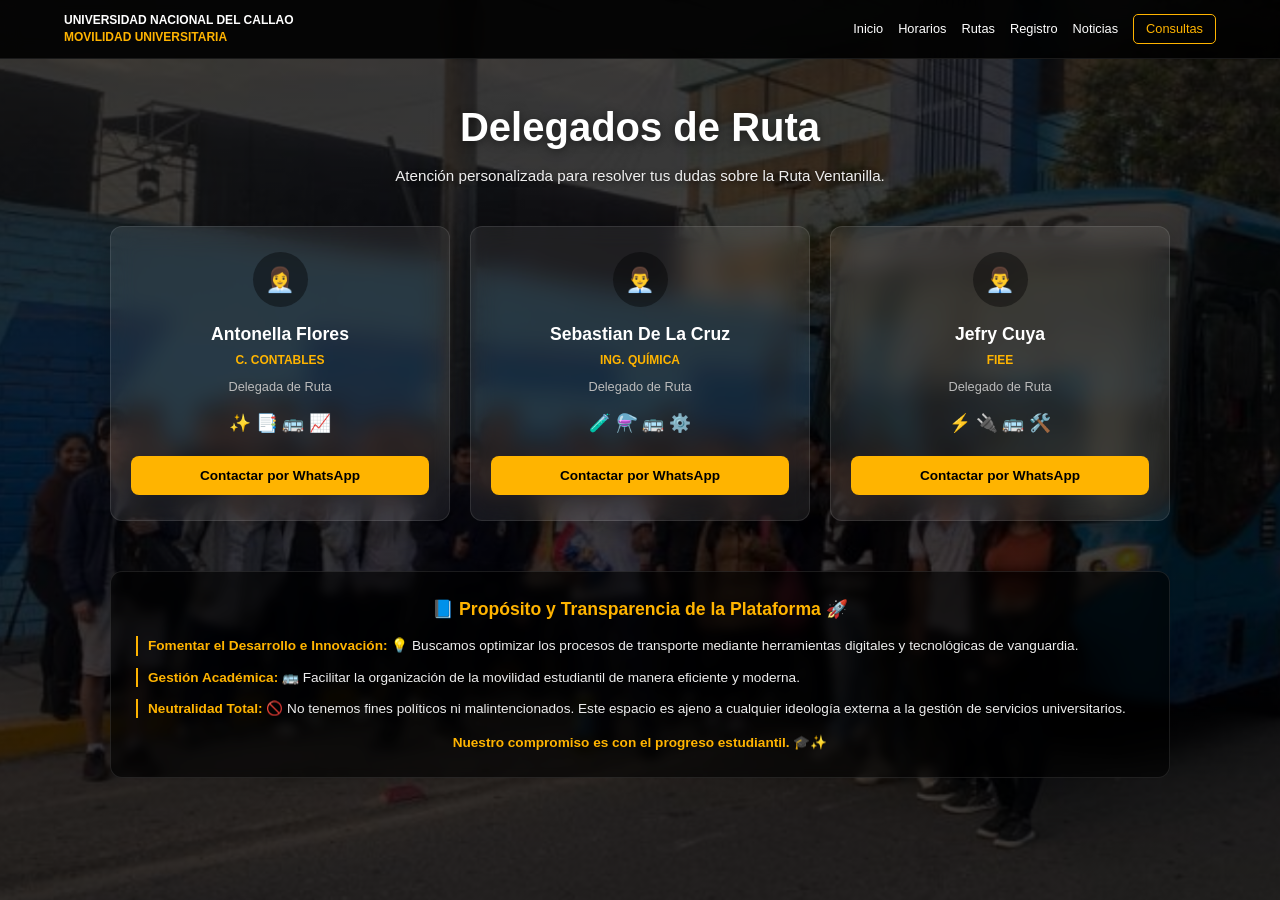
<file: consultas.html>
<!DOCTYPE html>
<html lang="es">
<head>
    <meta charset="UTF-8">
    <meta name="viewport" content="width=device-width, initial-scale=1.0">
    <title>Contacto - Movilidad UNAC</title>
    <style>
        /* RESET Y BASE */
        * { box-sizing: border-box; margin: 0; padding: 0; }
        body {
            background-color: #000;
            color: #fff;
            font-family: 'Segoe UI', Tahoma, Geneva, Verdana, sans-serif;
            min-height: 100vh;
            line-height: 1.4;
            overflow-x: hidden;

            /* CONFIGURACIÓN DE IMAGEN DE FONDO */
            background: linear-gradient(rgba(0, 0, 0, 0.75), rgba(0, 0, 0, 0.75)), 
                        url('Azul Viaje Ofertas y Descuentos Sitio Web (2).png'); 
            background-size: cover;
            background-position: center;
            background-attachment: fixed;
        }

        /* --- NAVBAR --- */
        .navbar {
            width: 100%;
            display: flex;
            justify-content: space-between;
            align-items: center;
            padding: 12px 5%;
            background: rgba(0, 0, 0, 0.9);
            backdrop-filter: blur(10px);
            border-bottom: 1px solid #1a1a1a;
            position: sticky;
            top: 0;
            z-index: 1000;
        }
        .logo-container { text-align: left; }
        .logo-top { color: #fff; font-weight: bold; font-size: 0.75rem; }
        .logo-bottom { color: #ffb400; font-weight: bold; font-size: 0.75rem; }
        
        .menu { display: flex; align-items: center; gap: 15px; }
        .menu a { color: #fff; text-decoration: none; font-size: 0.8rem; font-weight: 500; transition: 0.3s; }
        .menu a:hover { color: #ffb400; }
        .menu a.active { color: #ffb400; border: 1px solid #ffb400; padding: 5px 12px; border-radius: 5px; }

        .main-container { max-width: 1100px; margin: 0 auto; padding: 40px 20px; }

        /* --- ANIMACIONES --- */
        @keyframes fadeInDown {
            from { opacity: 0; transform: translateY(-20px); }
            to { opacity: 1; transform: translateY(0); }
        }
        @keyframes fadeInUp {
            from { opacity: 0; transform: translateY(30px); }
            to { opacity: 1; transform: translateY(0); }
        }

        .hero-header {
            text-align: center;
            margin-bottom: 40px;
            animation: fadeInDown 0.8s ease-out;
        }
        .hero-header h1 { font-size: 2.5rem; font-weight: 800; margin-bottom: 10px; text-shadow: 0 2px 10px rgba(0,0,0,0.5); }
        .hero-header .desc { color: #eee; max-width: 500px; margin: 0 auto; font-size: 0.95rem; text-shadow: 0 1px 5px rgba(0,0,0,0.5); }

        /* --- GRID DE CONTACTOS --- */
        .contact-grid {
            display: grid;
            grid-template-columns: repeat(3, 1fr); 
            gap: 20px;
            margin-bottom: 50px;
        }

        /* EFECTO GLASSMORPHISM EN TARJETAS */
        .contact-card {
            background: rgba(255, 255, 255, 0.07);
            backdrop-filter: blur(12px);
            border: 1px solid rgba(255, 255, 255, 0.1);
            border-radius: 12px;
            padding: 25px 20px;
            text-align: center;
            opacity: 0; 
            animation: fadeInUp 0.8s ease-out forwards;
            transition: all 0.3s ease;
            box-shadow: 0 8px 32px rgba(0, 0, 0, 0.3);
        }
        .contact-card:hover { 
            transform: translateY(-8px); 
            border-color: #ffb400; 
            background: rgba(255, 255, 255, 0.12);
        }

        .card-1 { animation-delay: 0.2s; }
        .card-2 { animation-delay: 0.4s; }
        .card-3 { animation-delay: 0.6s; }

        .icon-wrap { width: 55px; height: 55px; background: rgba(0,0,0,0.4); border-radius: 50%; display: flex; align-items: center; justify-content: center; margin: 0 auto 15px; font-size: 1.5rem; }
        .contact-name { font-size: 1.1rem; font-weight: bold; margin-bottom: 5px; }
        .contact-faculty { color: #ffb400; font-size: 0.75rem; font-weight: bold; text-transform: uppercase; margin-bottom: 10px; }
        .contact-role { color: #bbb; font-size: 0.8rem; margin-bottom: 15px; }
        .contact-emojis { font-size: 1.1rem; margin-bottom: 20px; }

        .btn-whatsapp {
            display: block;
            background: #ffb400;
            color: #000;
            text-decoration: none;
            padding: 10px;
            border-radius: 8px;
            font-weight: bold;
            font-size: 0.85rem;
            transition: 0.3s;
        }
        .btn-whatsapp:hover { background: #fff; transform: scale(1.05); }

        /* --- SECCIÓN TRANSPARENCIA --- */
        .transparency-section {
            background: rgba(0, 0, 0, 0.6);
            backdrop-filter: blur(5px);
            border: 1px solid rgba(255, 255, 255, 0.1);
            border-radius: 12px;
            padding: 25px;
            margin-top: 40px;
            opacity: 0;
            animation: fadeInUp 0.8s ease-out forwards;
            animation-delay: 0.8s;
        }
        .transparency-title { font-size: 1.1rem; margin-bottom: 15px; font-weight: bold; color: #ffb400; text-align: center; }
        .transparency-item { margin-bottom: 12px; padding-left: 10px; border-left: 2px solid #ffb400; font-size: 0.85rem; color: #eee; }
        .transparency-item b { color: #ffb400; }

        /* --- VISTA MÓVIL --- */
        @media (max-width: 768px) {
            .contact-grid { grid-template-columns: 1fr; justify-items: center; }
            .contact-card { width: 100%; max-width: 320px; }
            .navbar { flex-direction: column; gap: 10px; padding: 15px; }
            .hero-header h1 { font-size: 1.8rem; }
        }
    </style>
</head>
<body>

    <nav class="navbar">
        <div class="logo-container">
            <div class="logo-top">UNIVERSIDAD NACIONAL DEL CALLAO</div>
            <div class="logo-bottom">MOVILIDAD UNIVERSITARIA</div>
        </div>
        <div class="menu">
            <a href="index.html">Inicio</a>
            <a href="horarios.html">Horarios</a>
            <a href="rutas.html">Rutas</a>
            <a href="registro.html">Registro</a>
            <a href="noticias.html">Noticias</a>
            <a href="consultas.html" class="active">Consultas</a>
        </div>
    </nav>

    <div class="main-container">
        <header class="hero-header">
            <h1>Delegados de Ruta</h1>
            <p class="desc">Atención personalizada para resolver tus dudas sobre la Ruta Ventanilla.</p>
        </header>

        <div class="contact-grid">
            <div class="contact-card card-1">
                <div class="icon-wrap">👩‍💼</div>
                <div class="contact-name">Antonella Flores</div>
                <div class="contact-faculty">C. CONTABLES</div>
                <div class="contact-role">Delegada de Ruta</div>
                <div class="contact-emojis">✨ 📑 🚌 📈</div>
                <a href="https://wa.me/51971302428" class="btn-whatsapp">Contactar por WhatsApp</a>
            </div>

            <div class="contact-card card-2">
                <div class="icon-wrap">👨‍💼</div>
                <div class="contact-name">Sebastian De La Cruz</div>
                <div class="contact-faculty">ING. QUÍMICA</div>
                <div class="contact-role">Delegado de Ruta</div>
                <div class="contact-emojis">🧪 ⚗️ 🚌 ⚙️</div>
                <a href="https://wa.me/51917002183" class="btn-whatsapp">Contactar por WhatsApp</a>
            </div>

            <div class="contact-card card-3">
                <div class="icon-wrap">👨‍💼</div>
                <div class="contact-name">Jefry Cuya</div>
                <div class="contact-faculty">FIEE</div>
                <div class="contact-role">Delegado de Ruta</div>
                <div class="contact-emojis">⚡ 🔌 🚌 🛠️</div>
                <a href="https://wa.me/51994052971" class="btn-whatsapp">Contactar por WhatsApp</a>
            </div>
        </div>

        <div class="transparency-section">
            <h2 class="transparency-title">📘 Propósito y Transparencia de la Plataforma 🚀</h2>
            <div class="transparency-item">
                <b>Fomentar el Desarrollo e Innovación: 💡</b> Buscamos optimizar los procesos de transporte mediante herramientas digitales y tecnológicas de vanguardia.
            </div>
            <div class="transparency-item">
                <b>Gestión Académica: 🚌</b> Facilitar la organización de la movilidad estudiantil de manera eficiente y moderna.
            </div>
            <div class="transparency-item">
                <b>Neutralidad Total: 🚫</b> No tenemos fines políticos ni malintencionados. Este espacio es ajeno a cualquier ideología externa a la gestión de servicios universitarios.
            </div>
            <p style="margin-top: 15px; font-weight: bold; text-align: center; font-size: 0.85rem; color: #ffb400;">Nuestro compromiso es con el progreso estudiantil. 🎓✨</p>
        </div>
    </div>
</body>
</html>
</file>
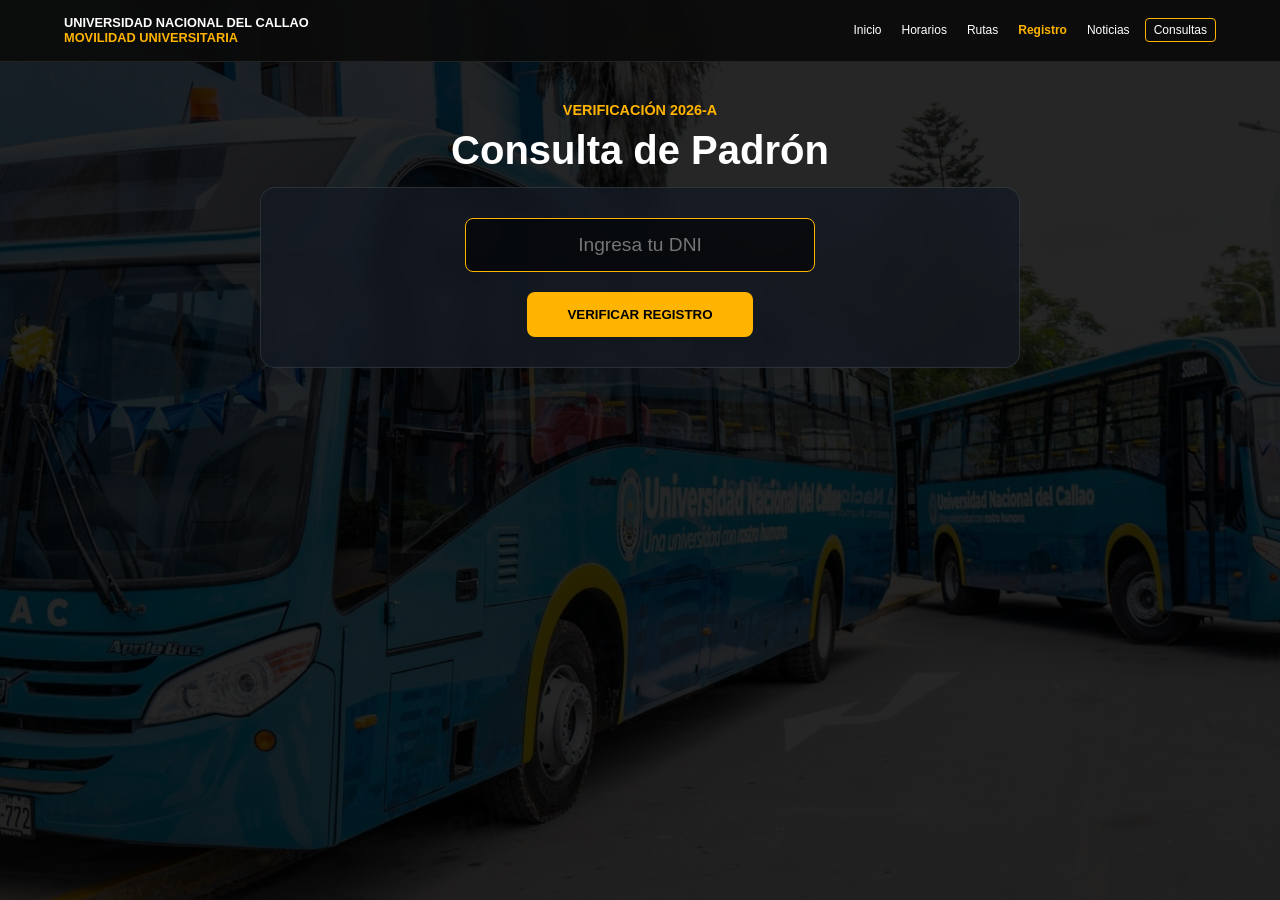
<file: registro.html>
<!DOCTYPE html>
<html lang="es">
<head>
    <meta charset="UTF-8">
    <meta name="viewport" content="width=device-width, initial-scale=1.0">
    <title>Registro - Movilidad UNAC</title>
    <style>
        /* FORMATO HEREDADO DE RUTAS */
        * { box-sizing: border-box; margin: 0; padding: 0; }
        
        body { 
            background-color: #000; 
            color: #fff; 
            font-family: 'Segoe UI', sans-serif;
            display: flex;
            flex-direction: column;
            align-items: center;
            min-height: 100vh;
            overflow-x: hidden;
            background: linear-gradient(rgba(0, 0, 0, 0.85), rgba(0, 0, 0, 0.85)), 
                        url('486135019_1066064098880646_4598676692904469015444.jpg'); 
            background-size: cover;
            background-position: center;
            background-attachment: fixed;
        }

        @keyframes fadeInUp {
            from { opacity: 0; transform: translateY(20px); }
            to { opacity: 1; transform: translateY(0); }
        }

        /* NAVBAR */
        .navbar {
            width: 100%;
            display: flex;
            justify-content: space-between;
            align-items: center;
            padding: 15px 5%;
            background: rgba(10, 10, 10, 0.9);
            backdrop-filter: blur(10px);
            border-bottom: 1px solid #222;
            position: sticky;
            top: 0;
            z-index: 1000;
        }
        .logo { font-weight: bold; font-size: 0.8rem; line-height: 1.2; }
        .logo span { color: #ffb400; }
        .menu { display: flex; gap: 10px; align-items: center; flex-wrap: wrap; justify-content: flex-end; }
        .menu a { color: #fff; text-decoration: none; font-size: 0.75rem; padding: 5px; }
        .menu a.active { color: #ffb400; font-weight: bold; }
        .menu a.consultas { color: #fff; border: 1px solid #ffb400; border-radius: 4px; padding: 4px 8px; transition: 0.3s; }
        .menu a.consultas:hover { background: #ffb400; color: #000; }

        .main-content {
            width: 100%;
            max-width: 800px;
            padding: 40px 20px;
            text-align: center;
        }

        .section-tag { color: #ffb400; font-size: 0.9rem; font-weight: bold; margin-bottom: 10px; display: block; animation: fadeInUp 0.6s ease-out forwards; }
        .section-title { font-size: 2.5rem; font-weight: 800; margin-bottom: 15px; line-height: 1.1; animation: fadeInUp 0.6s ease-out 0.1s forwards; opacity: 0; }

        /* CARD DE BÚSQUEDA */
        .card-box {
            background: rgba(20, 25, 35, 0.8);
            backdrop-filter: blur(12px);
            border: 1px solid rgba(255, 255, 255, 0.1);
            border-radius: 15px;
            padding: 30px;
            margin-bottom: 30px;
            animation: fadeInUp 0.8s ease-out 0.3s forwards; opacity: 0;
        }

        input[type="text"] {
            width: 100%;
            max-width: 350px;
            padding: 15px;
            background: rgba(0, 0, 0, 0.6);
            border: 1px solid #ffb400;
            color: #fff;
            border-radius: 8px;
            font-size: 1.2rem;
            text-align: center;
            margin-bottom: 20px;
            outline: none;
        }

        .btn-search {
            background: #ffb400;
            color: #000;
            border: none;
            padding: 15px 40px;
            border-radius: 8px;
            font-weight: bold;
            cursor: pointer;
            text-transform: uppercase;
            transition: 0.3s;
        }
        .btn-search:hover { background: #fff; transform: scale(1.05); }

        /* RESULTADOS Y ERROR */
        .results-container, .error-container {
            display: none;
            text-align: left;
            background: rgba(10, 10, 10, 0.9);
            border: 1px solid rgba(255, 255, 255, 0.1);
            padding: 25px;
            border-radius: 12px;
            margin-top: 20px;
            animation: fadeInUp 0.5s ease-out;
        }

        .data-item { margin-bottom: 15px; border-bottom: 1px solid rgba(255,255,255,0.05); padding-bottom: 8px; }
        .data-item label { color: #ffb400; font-size: 0.75rem; text-transform: uppercase; font-weight: bold; display: block; }
        .data-item p { font-size: 1.1rem; margin-top: 4px; letter-spacing: 0.5px; }

        .status-badge {
            background: rgba(45, 164, 78, 0.2);
            color: #a6f3b7;
            padding: 12px;
            border-radius: 8px;
            text-align: center;
            font-weight: bold;
            border: 1px solid #2da44e;
            margin-top: 20px;
        }

        .error-badge {
            background: rgba(255, 68, 68, 0.15);
            color: #ff6b6b;
            padding: 20px;
            border-radius: 10px;
            text-align: center;
            border: 1px solid rgba(255, 68, 68, 0.4);
        }

        @media (max-width: 768px) {
            .navbar { flex-direction: column; gap: 10px; text-align: center; }
            .section-title { font-size: 1.8rem; }
        }
    </style>
</head>
<body>

    <nav class="navbar">
        <div class="logo">UNIVERSIDAD NACIONAL DEL CALLAO<br><span>MOVILIDAD UNIVERSITARIA</span></div>
        <div class="menu">
            <a href="index.html">Inicio</a>
            <a href="horarios.html">Horarios</a>
            <a href="rutas.html">Rutas</a>
            <a href="registro.html" class="active">Registro</a>
            <a href="noticias.html">Noticias</a>
            <a href="consultas.html" class="consultas">Consultas</a>
        </div>
    </nav>

    <main class="main-content">
        <span class="section-tag">VERIFICACIÓN 2026-A</span>
        <h1 class="section-title">Consulta de Padrón</h1>
        
        <div class="card-box">
            <input type="text" id="dniInput" placeholder="Ingresa tu DNI">
            <br>
            <button class="btn-search" id="searchBtn">Verificar Registro</button>
        </div>

        <div class="results-container" id="resultsBox">
            <div class="data-item"><label>Estudiante:</label><p id="resNombre">-</p></div>
            <div class="data-item"><label>Código UNAC:</label><p id="resCodigo">-</p></div>
            <div class="data-item"><label>Facultad:</label><p id="resFacultad">-</p></div>
            <div class="data-item"><label>Horario:</label><p id="resHorario">-</p></div>
            <div class="data-item"><label>Conformidad con Delegado:</label><p id="resConforme">-</p></div>
            
            <div class="status-badge">EN RUTA VENTANILLA ✅</div>
        </div>

        <div class="error-container" id="errorBox">
            <div class="error-badge">
                <h3>❌ DNI NO ENCONTRADO</h3>
                <p>El número ingresado no figura en el padrón actual de la Ruta Ventanilla.</p>
            </div>
        </div>
    </main>

    <script>
        const API_URL = 'https://script.google.com/macros/s/AKfycbzvOKvaSny1fecoF3Sd18Nsu3GlQgNfvUtEA1bPHiFXJVSlbkmSO47bwS71_dTbC5-Q/exec';
        const searchBtn = document.getElementById('searchBtn');
        const resultsBox = document.getElementById('resultsBox');
        const errorBox = document.getElementById('errorBox');

        searchBtn.addEventListener('click', () => {
            const dni = document.getElementById('dniInput').value.trim();
            if(!dni) return alert("Ingresa un DNI");

            searchBtn.innerText = "BUSCANDO...";
            searchBtn.disabled = true;
            
            // Limpiar vistas previas
            resultsBox.style.display = 'none';
            errorBox.style.display = 'none';

            fetch(API_URL + '?dni=' + dni)
                .then(res => res.json())
                .then(data => {
                    searchBtn.innerText = "VERIFICAR REGISTRO";
                    searchBtn.disabled = false;
                    
                    if(data.found) {
                        // --- PRIVACIDAD ---
                        const nombreCompleto = data.Nombres || "";
                        const primerNombre = nombreCompleto.split(' ')[0];
                        document.getElementById('resNombre').innerText = primerNombre + " ************";

                        const codigoFull = data.Codigo.toString();
                        const codigoProtegido = codigoFull.substring(0, 2) + "********";
                        document.getElementById('resCodigo').innerText = codigoProtegido;

                        document.getElementById('resFacultad').innerText = data.Facultad;
                        document.getElementById('resHorario').innerText = data.Horario;
                        
                        const conformeElem = document.getElementById('resConforme');
                        const valorConforme = (data.Conforme || "No especificado").toString().toUpperCase();
                        conformeElem.innerText = valorConforme;
                        
                        // Color dinámico SÍ/NO
                        if (valorConforme === 'SÍ' || valorConforme === 'SI') {
                            conformeElem.style.color = '#a6f3b7';
                        } else if (valorConforme === 'NO') {
                            conformeElem.style.color = '#ff4444';
                        }
                        
                        resultsBox.style.display = 'block';
                        resultsBox.scrollIntoView({ behavior: 'smooth' });
                    } else {
                        errorBox.style.display = 'block';
                    }
                }).catch(() => {
                    searchBtn.disabled = false;
                    alert("Error de conexión con la base de datos.");
                });
        });
    </script>
</body>
</html>
</file>
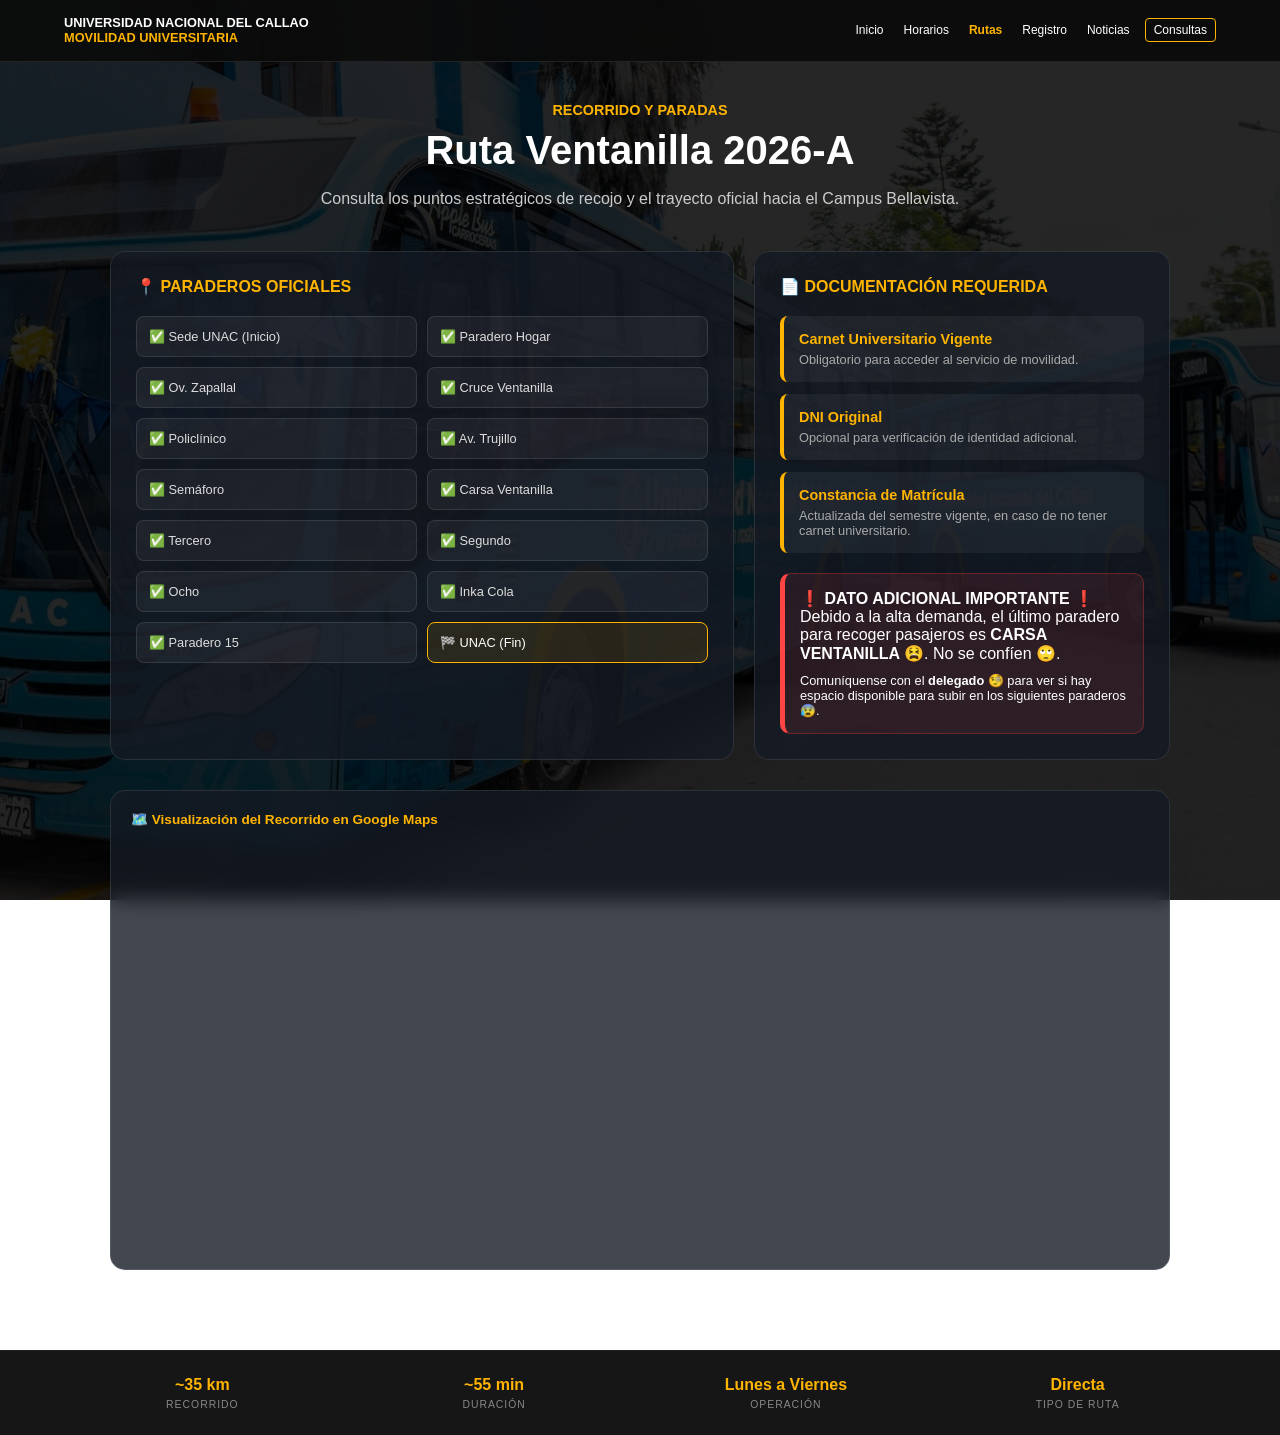
<file: rutas.html>
<!DOCTYPE html>
<html lang="es">
<head>
    <meta charset="UTF-8">
    <meta name="viewport" content="width=device-width, initial-scale=1.0">
    <title>Rutas - Movilidad UNAC</title>
    <style>
        * { box-sizing: border-box; margin: 0; padding: 0; }
        
        body { 
            background-color: #000; 
            color: #fff; 
            font-family: 'Segoe UI', sans-serif;
            display: flex;
            flex-direction: column;
            align-items: center;
            min-height: 100vh;
            overflow-x: hidden;
            background: linear-gradient(rgba(0, 0, 0, 0.85), rgba(0, 0, 0, 0.85)), 
                        url('486135019_1066064098880646_4598676692904469015444.jpg'); 
            background-size: cover;
            background-position: center;
            background-attachment: fixed;
        }

        @keyframes fadeInUp {
            from { opacity: 0; transform: translateY(20px); }
            to { opacity: 1; transform: translateY(0); }
        }

        @keyframes pulseGlow {
            0% { box-shadow: 0 0 5px rgba(255, 180, 0, 0.2); }
            50% { box-shadow: 0 0 15px rgba(255, 180, 0, 0.5); }
            100% { box-shadow: 0 0 5px rgba(255, 180, 0, 0.2); }
        }

        .navbar {
            width: 100%;
            display: flex;
            justify-content: space-between;
            align-items: center;
            padding: 15px 5%;
            background: rgba(10, 10, 10, 0.9);
            backdrop-filter: blur(10px);
            border-bottom: 1px solid #222;
            position: sticky;
            top: 0;
            z-index: 1000;
        }
        .logo { font-weight: bold; font-size: 0.8rem; line-height: 1.2; }
        .logo span { color: #ffb400; }
        
        .menu { display: flex; gap: 10px; align-items: center; flex-wrap: wrap; justify-content: flex-end; }
        .menu a { color: #fff; text-decoration: none; font-size: 0.75rem; padding: 5px; }
        .menu a.active { color: #ffb400; font-weight: bold; }
        .menu a.consultas { color: #fff; border: 1px solid #ffb400; border-radius: 4px; padding: 4px 8px; transition: 0.3s; }
        .menu a.consultas:hover { background: #ffb400; color: #000; }

        .main-content {
            width: 100%;
            max-width: 1100px;
            padding: 40px 20px;
            text-align: center;
        }

        .section-tag { 
            color: #ffb400; font-size: 0.9rem; font-weight: bold; margin-bottom: 10px; display: block; 
            animation: fadeInUp 0.6s ease-out forwards;
        }
        .section-title { 
            font-size: 2.5rem; font-weight: 800; margin-bottom: 15px; line-height: 1.1;
            animation: fadeInUp 0.6s ease-out 0.1s forwards; opacity: 0;
        }
        .section-description { 
            color: #ccc; font-size: 1rem; max-width: 800px; margin: 0 auto 40px auto; line-height: 1.5; 
            animation: fadeInUp 0.6s ease-out 0.2s forwards; opacity: 0;
        }

        .grid-info {
            display: grid;
            grid-template-columns: 1.2fr 0.8fr;
            gap: 20px;
            margin-bottom: 30px;
            text-align: left;
            animation: fadeInUp 0.8s ease-out 0.3s forwards; opacity: 0;
        }

        .card-box {
            background: rgba(20, 25, 35, 0.8);
            backdrop-filter: blur(12px);
            border: 1px solid rgba(255, 255, 255, 0.1);
            border-radius: 15px;
            padding: 25px;
        }

        h2 { color: #ffb400; font-size: 1rem; margin-bottom: 20px; display: flex; align-items: center; gap: 10px; text-transform: uppercase; font-weight: 700; }

        .stop-list { display: grid; grid-template-columns: 1fr 1fr; gap: 10px; }
        .stop-item { 
            background: rgba(255, 255, 255, 0.05); padding: 12px; border-radius: 8px; font-size: 0.8rem; 
            border: 1px solid rgba(255, 255, 255, 0.1); display: flex; align-items: center; gap: 8px; color: #ddd;
            transition: 0.3s ease;
        }
        .stop-item:hover { transform: translateX(5px); background: rgba(255, 255, 255, 0.1); color: #fff; }
        
        .stop-item.highlight { 
            border: 1px solid #ffb400; color: #fff; 
            animation: pulseGlow 2s infinite; 
            background: rgba(255, 180, 0, 0.1);
        }

        .doc-item { background: rgba(255, 255, 255, 0.05); padding: 15px; border-radius: 8px; margin-bottom: 12px; border-left: 4px solid #ffb400; transition: 0.3s; }
        .doc-item:hover { background: rgba(255, 255, 255, 0.1); transform: scale(1.02); }
        .doc-item b { display: block; font-size: 0.9rem; color: #ffb400; margin-bottom: 5px; }
        .doc-item p { font-size: 0.8rem; color: #aaa; }

        .alert-box { 
            background: rgba(255, 68, 68, 0.1); border: 1px solid rgba(255, 68, 68, 0.3); padding: 15px; 
            border-radius: 10px; border-left: 5px solid #ff4444; margin-top: 20px; 
        }

        /* MAPA FULL WIDTH */
        .map-section { 
            width: 100%; 
            background: rgba(20, 25, 35, 0.8); 
            backdrop-filter: blur(10px); 
            border: 1px solid rgba(255, 255, 255, 0.1); 
            border-radius: 15px; 
            padding: 20px; 
            margin-top: 20px;
            animation: fadeInUp 0.8s ease-out 0.5s forwards; opacity: 0;
            text-align: left;
        }
        .map-header { margin-bottom: 15px; font-weight: bold; display: flex; align-items: center; gap: 10px; font-size: 0.85rem; color: #ffb400; }
        
        .map-container {
            position: relative;
            overflow: hidden;
            width: 100%;
            padding-top: 40%; /* Proporción para pantallas grandes */
            border-radius: 10px;
        }
        .map-container iframe {
            position: absolute;
            top: 0; left: 0; width: 100%; height: 100%;
            border: none;
        }

        .stats { 
            background: rgba(10, 10, 10, 0.95); backdrop-filter: blur(10px); display: flex; justify-content: space-around; padding: 25px 5%; 
            border-top: 1px solid #222; width: 100%; margin-top: 40px; flex-wrap: wrap; gap: 15px;
            animation: fadeInUp 0.8s ease-out 0.6s forwards; opacity: 0;
        }
        .item-stat { text-align: center; min-width: 100px; flex: 1; }
        .item-stat strong { display: block; color: #ffb400; font-size: 1rem; margin-bottom: 5px; }
        .item-stat p { font-size: 0.65rem; color: #888; text-transform: uppercase; letter-spacing: 1px; }

        @media (max-width: 768px) {
            .navbar { flex-direction: column; gap: 10px; text-align: center; }
            .menu { justify-content: center; }
            .section-title { font-size: 1.8rem; }
            .grid-info { grid-template-columns: 1fr; }
            .stop-list { grid-template-columns: 1fr; }
            .item-stat { min-width: 45%; }
            .map-container { padding-top: 75%; } /* Más alto en móviles */
        }
    </style>
</head>
<body>

    <nav class="navbar">
        <div class="logo">UNIVERSIDAD NACIONAL DEL CALLAO<br><span>MOVILIDAD UNIVERSITARIA</span></div>
        <div class="menu">
            <a href="index.html">Inicio</a>
            <a href="horarios.html">Horarios</a>
            <a href="rutas.html" class="active">Rutas</a>
            <a href="registro.html">Registro</a> 
            <a href="noticias.html">Noticias</a>
            <a href="consultas.html" class="consultas">Consultas</a>
        </div>
    </nav>

    <main class="main-content">
        
        <span class="section-tag">RECORRIDO Y PARADAS</span>
        <h1 class="section-title">Ruta Ventanilla 2026-A</h1>
        <p class="section-description">
            Consulta los puntos estratégicos de recojo y el trayecto oficial hacia el Campus Bellavista.
        </p>

        <div class="grid-info">
            <div class="card-box">
                <h2>📍 PARADEROS OFICIALES</h2>
                <div class="stop-list">
                    <div class="stop-item">✅ Sede UNAC (Inicio)</div>
                    <div class="stop-item">✅ Paradero Hogar</div>
                    <div class="stop-item">✅ Ov. Zapallal</div>
                    <div class="stop-item">✅ Cruce Ventanilla</div>
                    <div class="stop-item">✅ Policlínico</div>
                    <div class="stop-item">✅ Av. Trujillo</div>
                    <div class="stop-item">✅ Semáforo</div>
                    <div class="stop-item">✅ Carsa Ventanilla</div>
                    <div class="stop-item">✅ Tercero</div>
                    <div class="stop-item">✅ Segundo</div>
                    <div class="stop-item">✅ Ocho</div>
                    <div class="stop-item">✅ Inka Cola</div>
                    <div class="stop-item">✅ Paradero 15</div>
                    <div class="stop-item highlight">🏁 UNAC (Fin)</div>
                </div>
            </div>

            <div class="card-box">
                <h2>📄 DOCUMENTACIÓN REQUERIDA</h2>
                <div class="doc-item">
                    <b>Carnet Universitario Vigente</b>
                    <p>Obligatorio para acceder al servicio de movilidad.</p>
                </div>
                <div class="doc-item">
                    <b>DNI Original</b>
                    <p>Opcional para verificación de identidad adicional.</p>
                </div>
                <div class="doc-item">
                    <b>Constancia de Matrícula</b>
                    <p>Actualizada del semestre vigente, en caso de no tener carnet universitario.</p>
                </div>

                <div class="alert-box">
                    <b>❗ DATO ADICIONAL IMPORTANTE ❗</b>
                    <p>Debido a la alta demanda, el último paradero para recoger pasajeros es <strong>CARSA VENTANILLA 😫</strong>. No se confíen 🙄.</p>
                    <p style="margin-top: 10px; font-size: 0.8rem;">Comuníquense con el <strong>delegado 🧐</strong> para ver si hay espacio disponible para subir en los siguientes paraderos 😰.</p>
                </div>
            </div>
        </div>

        <div class="map-section">
            <div class="map-header">🗺️ Visualización del Recorrido en Google Maps</div>
            <div class="map-container">
                <iframe 
                    src="https://www.google.com/maps/embed?pb=!1m64!1m12!1m3!1d30472.9992456036!2d-77.1375958!3d-12.044987500000005!2m3!1f0!2f0!3f0!3m2!1i1024!2i768!4f13.1!4m49!3e0!4m5!1s0x9105d526b243bda5%3A0x4f54a232b468d4dd!2sUNAC%20-%20VENTANILLA%2C%205VG8%2BJM6%2C%20Ventanilla%2007076!3m2!1d-11.823452099999999!2d-77.13334929999999!4m3!3m2!1d-11.8252305!2d-77.1234052!4m3!3m2!1d-11.843182599999999!2d-77.101874!4m3!3m2!1d-11.8375611!2d-77.11113209999999!4m5!1s0x9105d43d3b9d9f15%3A0x7484f44b11f271b!2sPolicl%C3%ADnico%20Emanuel%2C%20Ventanilla%2007076!3m2!1d-11.841529999999999!2d-77.11502!4m5!1s0x9105d41212110f83%3A0x3381ebbdfb7c3a11!2sCajamarca%2C%20Mi%20Per%C3%BA%2007056!3m2!1d-11.85413!2d-77.12089!4m3!3m2!1d-11.859558199999999!2d-77.124529!4m3!3m2!1d-11.8754478!2d-77.1269141!4m3!3m2!1d-12.0480583!2d-77.11540509999999!4m5!1s0x9105cb910984762b%3A0x104327c627fa29ad!2sUniversidad%20Nacional%20del%20Callao%2C%20Av.%20Juan%20Pablo%20%E2%85%A1%20306%2C%20Bellavista%2007011!3m2!1d-12.0613052!2d-77.11724869999999!5e1!3m2!1ses-419!2spe!4v1774766332730!5m2!1ses-419!2spe" 
                    allowfullscreen="" 
                    loading="lazy" 
                    referrerpolicy="no-referrer-when-downgrade">
                </iframe>
            </div>
        </div>
    </main>

    <footer class="stats">
        <div class="item-stat"><strong>~35 km</strong><p>Recorrido</p></div>
        <div class="item-stat"><strong>~55 min</strong><p>Duración</p></div>
        <div class="item-stat"><strong>Lunes a Viernes</strong><p>Operación</p></div>
        <div class="item-stat"><strong>Directa</strong><p>Tipo de Ruta</p></div>
    </footer>

</body>
</html>
</file>
